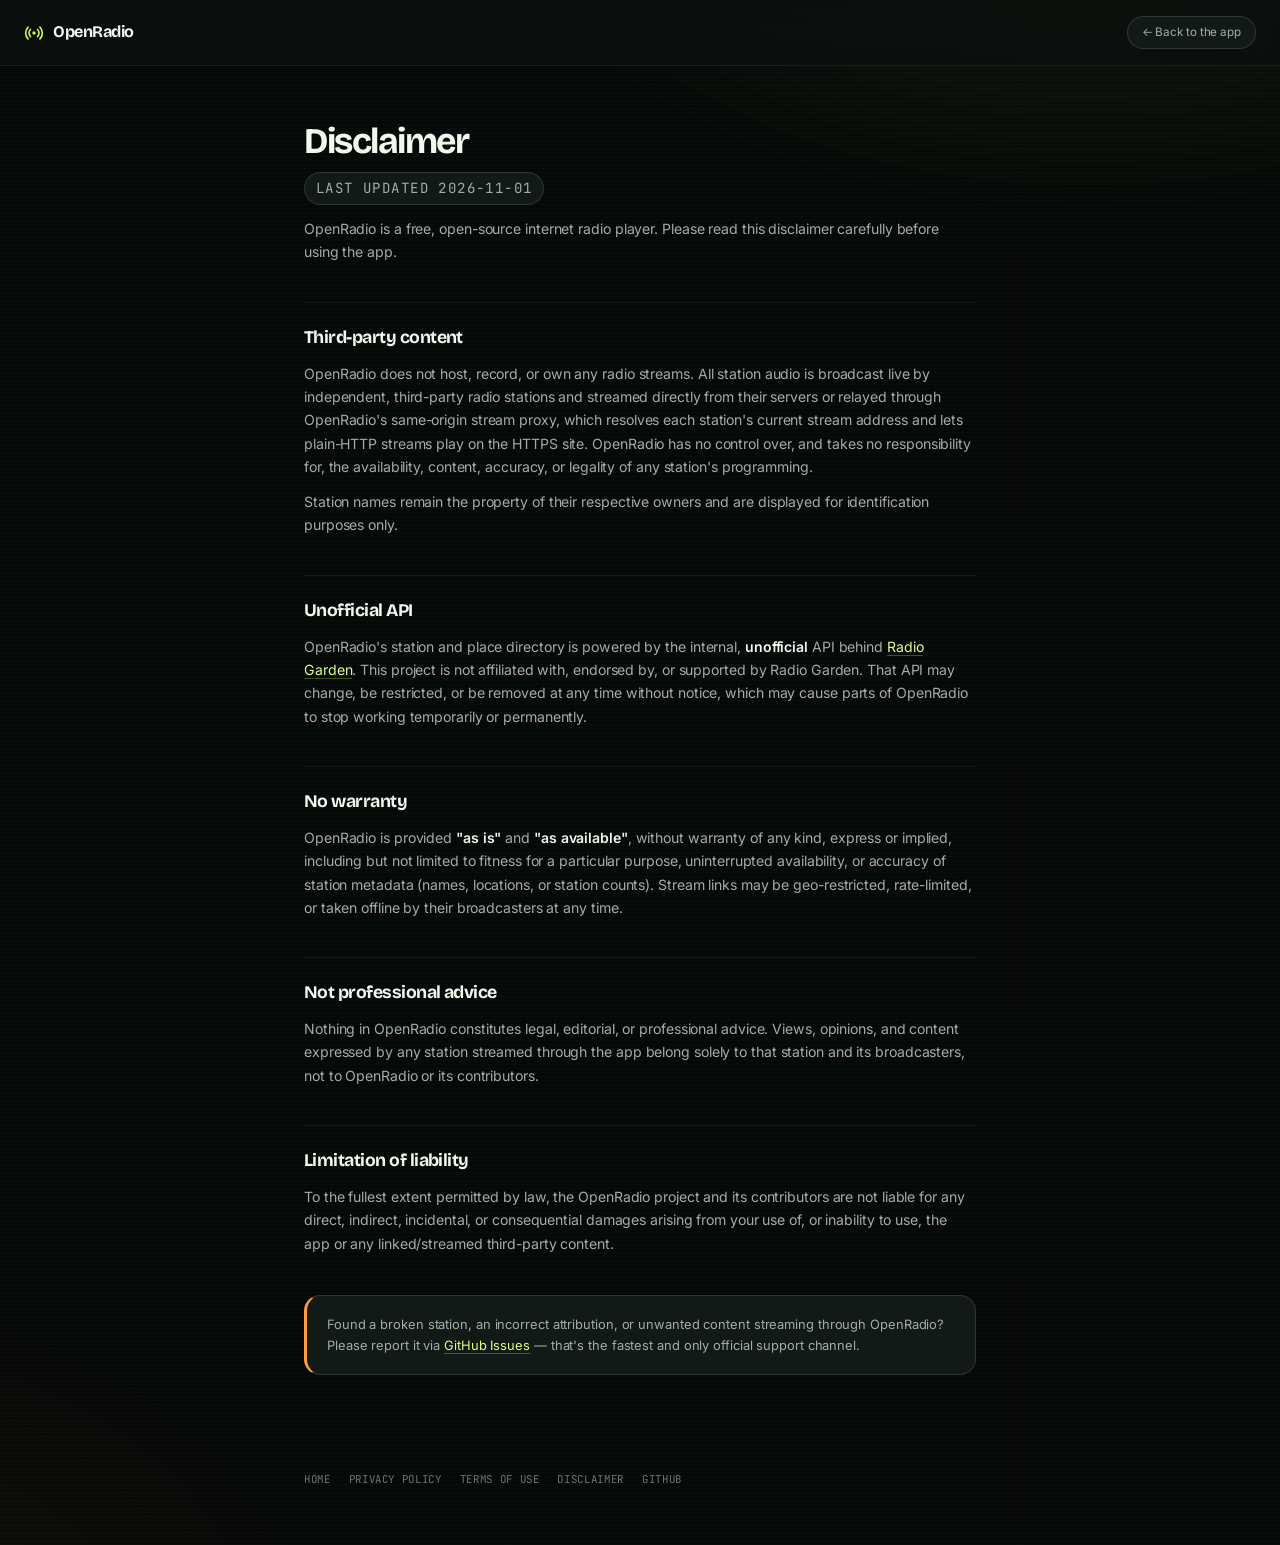
<file: disclaimer.html>
<!DOCTYPE html>
<html lang="en">
<head>
  <meta charset="UTF-8" />
  <meta name="viewport" content="width=device-width, initial-scale=1.0" />
  <title>Disclaimer — OpenRadio</title>
  <meta name="description" content="Disclaimer for OpenRadio, a free internet radio player: unofficial API use, third-party stream content, and no-warranty terms." />
  <link rel="canonical" href="https://openradio.world/disclaimer.html" />
  <meta name="theme-color" content="#070908" />
  <link rel="icon" href="assets/icon.svg" type="image/svg+xml" />
  <link href="https://fonts.googleapis.com/css2?family=Bricolage+Grotesque:opsz,wght@12..96,600;12..96,700&family=Inter:wght@400;500;600;700&family=JetBrains+Mono:wght@400;500;700&display=swap" rel="stylesheet" />
  <link rel="stylesheet" href="legal.css?v=console-1" />
</head>
<body>
  <header class="legal-topbar">
    <a class="brand" href="/">
      <svg width="20" height="20" viewBox="0 0 24 24" fill="none" aria-hidden="true">
        <g stroke="#c8f65a" stroke-width="2" stroke-linecap="round">
          <circle cx="12" cy="12" r="2" fill="#c8f65a" stroke="none"/>
          <path d="M16.24 7.76a6 6 0 0 1 0 8.49"/>
          <path d="M7.76 16.25a6 6 0 0 1 0-8.49"/>
          <path d="M19.07 4.93a10 10 0 0 1 0 14.14"/>
          <path d="M4.93 19.07a10 10 0 0 1 0-14.14"/>
        </g>
      </svg>
      OpenRadio
    </a>
    <a class="back-link" href="/">&larr; Back to the app</a>
  </header>

  <main class="legal-wrap">
    <h1>Disclaimer</h1>
    <p class="legal-updated">Last updated 2026-11-01</p>

    <p>OpenRadio is a free, open-source internet radio player. Please read this
    disclaimer carefully before using the app.</p>

    <h2>Third-party content</h2>
    <p>OpenRadio does not host, record, or own any radio streams. All station
    audio is broadcast live by independent, third-party radio stations and
    streamed directly from their servers or relayed through OpenRadio's
    same-origin stream proxy, which resolves each station's current stream
    address and lets plain-HTTP streams play on the HTTPS site. OpenRadio has
    no control over, and takes no responsibility for, the availability,
    content, accuracy, or legality of any station's programming.</p>
    <p>Station names remain the property of their respective owners and are
    displayed for identification purposes only.</p>

    <h2>Unofficial API</h2>
    <p>OpenRadio's station and place directory is powered by the internal,
    <strong>unofficial</strong> API behind <a href="https://radio.garden/" target="_blank" rel="noopener">Radio Garden</a>.
    This project is not affiliated with, endorsed by, or supported by Radio
    Garden. That API may change, be restricted, or be removed at any time
    without notice, which may cause parts of OpenRadio to stop working
    temporarily or permanently.</p>

    <h2>No warranty</h2>
    <p>OpenRadio is provided <strong>"as is"</strong> and <strong>"as available"</strong>,
    without warranty of any kind, express or implied, including but not
    limited to fitness for a particular purpose, uninterrupted availability,
    or accuracy of station metadata (names, locations, or station counts).
    Stream links may be geo-restricted, rate-limited, or taken
    offline by their broadcasters at any time.</p>

    <h2>Not professional advice</h2>
    <p>Nothing in OpenRadio constitutes legal, editorial, or professional
    advice. Views, opinions, and content expressed by any station streamed
    through the app belong solely to that station and its broadcasters, not
    to OpenRadio or its contributors.</p>

    <h2>Limitation of liability</h2>
    <p>To the fullest extent permitted by law, the OpenRadio project and its
    contributors are not liable for any direct, indirect, incidental, or
    consequential damages arising from your use of, or inability to use, the
    app or any linked/streamed third-party content.</p>

    <div class="legal-note">
      <p>Found a broken station, an incorrect attribution, or unwanted
      content streaming through OpenRadio? Please report it via
      <a href="https://github.com/PierrunoYT/openradio.world/issues" target="_blank" rel="noopener">GitHub Issues</a>
      — that's the fastest and only official support channel.</p>
    </div>
  </main>

  <nav class="legal-footer-nav" aria-label="Legal pages">
    <a href="/">Home</a>
    <a href="/privacy.html">Privacy Policy</a>
    <a href="/terms.html">Terms of Use</a>
    <a href="/disclaimer.html">Disclaimer</a>
    <a href="https://github.com/PierrunoYT/openradio.world" target="_blank" rel="noopener">GitHub</a>
  </nav>
</body>
</html>
</file>
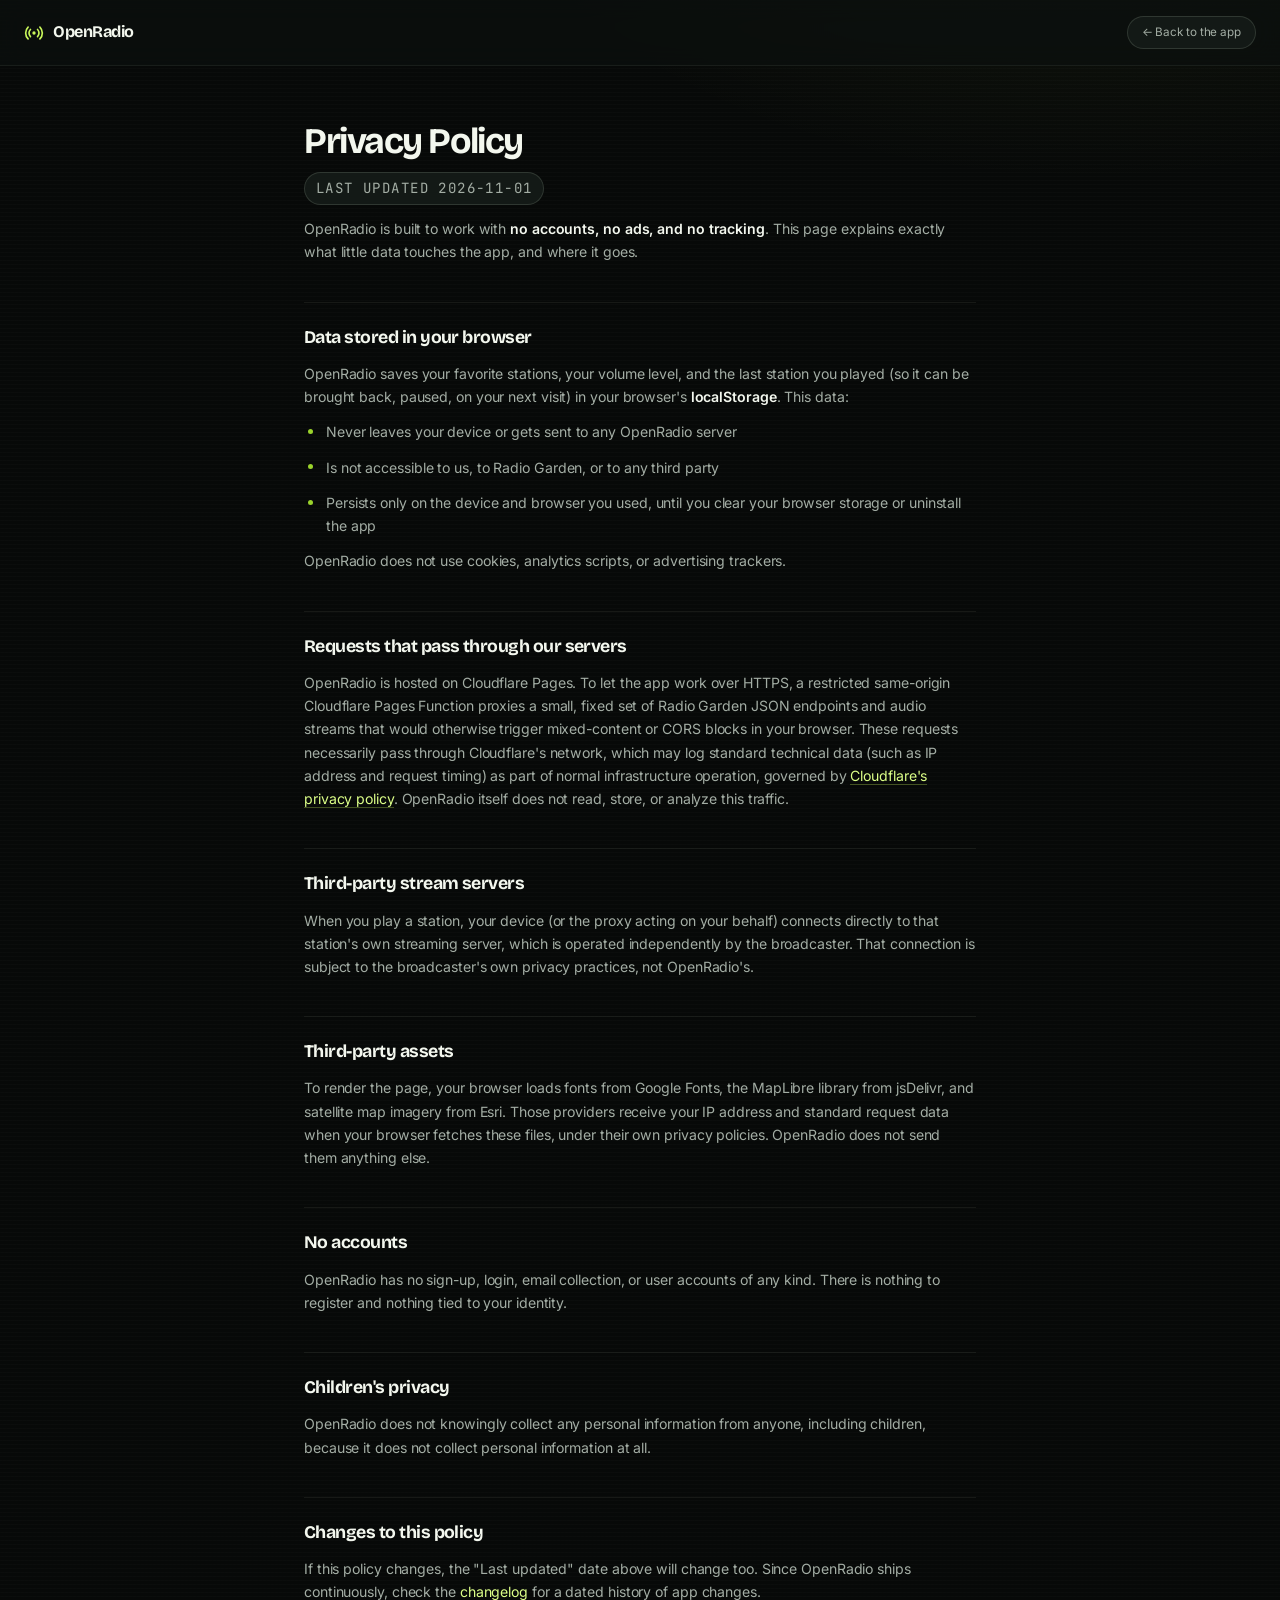
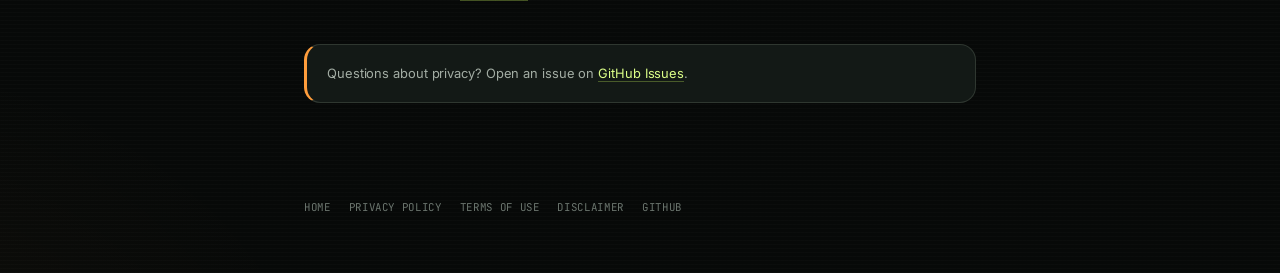
<file: privacy.html>
<!DOCTYPE html>
<html lang="en">
<head>
  <meta charset="UTF-8" />
  <meta name="viewport" content="width=device-width, initial-scale=1.0" />
  <title>Privacy Policy — OpenRadio</title>
  <meta name="description" content="Privacy Policy for OpenRadio: no accounts, no tracking, no ads. Favorites are stored only in your browser's localStorage." />
  <link rel="canonical" href="https://openradio.world/privacy.html" />
  <meta name="theme-color" content="#070908" />
  <link rel="icon" href="assets/icon.svg" type="image/svg+xml" />
  <link href="https://fonts.googleapis.com/css2?family=Bricolage+Grotesque:opsz,wght@12..96,600;12..96,700&family=Inter:wght@400;500;600;700&family=JetBrains+Mono:wght@400;500;700&display=swap" rel="stylesheet" />
  <link rel="stylesheet" href="legal.css?v=console-1" />
</head>
<body>
  <header class="legal-topbar">
    <a class="brand" href="/">
      <svg width="20" height="20" viewBox="0 0 24 24" fill="none" aria-hidden="true">
        <g stroke="#c8f65a" stroke-width="2" stroke-linecap="round">
          <circle cx="12" cy="12" r="2" fill="#c8f65a" stroke="none"/>
          <path d="M16.24 7.76a6 6 0 0 1 0 8.49"/>
          <path d="M7.76 16.25a6 6 0 0 1 0-8.49"/>
          <path d="M19.07 4.93a10 10 0 0 1 0 14.14"/>
          <path d="M4.93 19.07a10 10 0 0 1 0-14.14"/>
        </g>
      </svg>
      OpenRadio
    </a>
    <a class="back-link" href="/">&larr; Back to the app</a>
  </header>

  <main class="legal-wrap">
    <h1>Privacy Policy</h1>
    <p class="legal-updated">Last updated 2026-11-01</p>

    <p>OpenRadio is built to work with <strong>no accounts, no ads, and no
    tracking</strong>. This page explains exactly what little data touches
    the app, and where it goes.</p>

    <h2>Data stored in your browser</h2>
    <p>OpenRadio saves your favorite stations, your volume level, and the last
    station you played (so it can be brought back, paused, on your next visit)
    in your browser's <strong>localStorage</strong>. This data:</p>
    <ul>
      <li>Never leaves your device or gets sent to any OpenRadio server</li>
      <li>Is not accessible to us, to Radio Garden, or to any third party</li>
      <li>Persists only on the device and browser you used, until you clear
      your browser storage or uninstall the app</li>
    </ul>
    <p>OpenRadio does not use cookies, analytics scripts, or advertising
    trackers.</p>

    <h2>Requests that pass through our servers</h2>
    <p>OpenRadio is hosted on Cloudflare Pages. To let the app work over
    HTTPS, a restricted same-origin Cloudflare Pages Function proxies a small,
    fixed set of Radio Garden JSON endpoints and audio streams that would
    otherwise trigger mixed-content or CORS blocks in your browser. These
    requests necessarily pass through Cloudflare's network, which may log
    standard technical data (such as IP address and request timing) as part
    of normal infrastructure operation, governed by
    <a href="https://www.cloudflare.com/privacypolicy/" target="_blank" rel="noopener">Cloudflare's privacy policy</a>.
    OpenRadio itself does not read, store, or analyze this traffic.</p>

    <h2>Third-party stream servers</h2>
    <p>When you play a station, your device (or the proxy acting on your
    behalf) connects directly to that station's own streaming server, which is
    operated independently by the broadcaster. That connection is subject to
    the broadcaster's own privacy practices, not OpenRadio's.</p>

    <h2>Third-party assets</h2>
    <p>To render the page, your browser loads fonts from Google Fonts, the
    MapLibre library from jsDelivr, and satellite map imagery from Esri. Those
    providers receive your IP address and standard request data when your
    browser fetches these files, under their own privacy policies. OpenRadio
    does not send them anything else.</p>

    <h2>No accounts</h2>
    <p>OpenRadio has no sign-up, login, email collection, or user accounts of
    any kind. There is nothing to register and nothing tied to your identity.</p>

    <h2>Children's privacy</h2>
    <p>OpenRadio does not knowingly collect any personal information from
    anyone, including children, because it does not collect personal
    information at all.</p>

    <h2>Changes to this policy</h2>
    <p>If this policy changes, the "Last updated" date above will change too.
    Since OpenRadio ships continuously, check the
    <a href="https://github.com/PierrunoYT/openradio.world/blob/main/CHANGELOG.md" target="_blank" rel="noopener">changelog</a>
    for a dated history of app changes.</p>

    <div class="legal-note">
      <p>Questions about privacy? Open an issue on
      <a href="https://github.com/PierrunoYT/openradio.world/issues" target="_blank" rel="noopener">GitHub Issues</a>.</p>
    </div>
  </main>

  <nav class="legal-footer-nav" aria-label="Legal pages">
    <a href="/">Home</a>
    <a href="/privacy.html">Privacy Policy</a>
    <a href="/terms.html">Terms of Use</a>
    <a href="/disclaimer.html">Disclaimer</a>
    <a href="https://github.com/PierrunoYT/openradio.world" target="_blank" rel="noopener">GitHub</a>
  </nav>
</body>
</html>
</file>
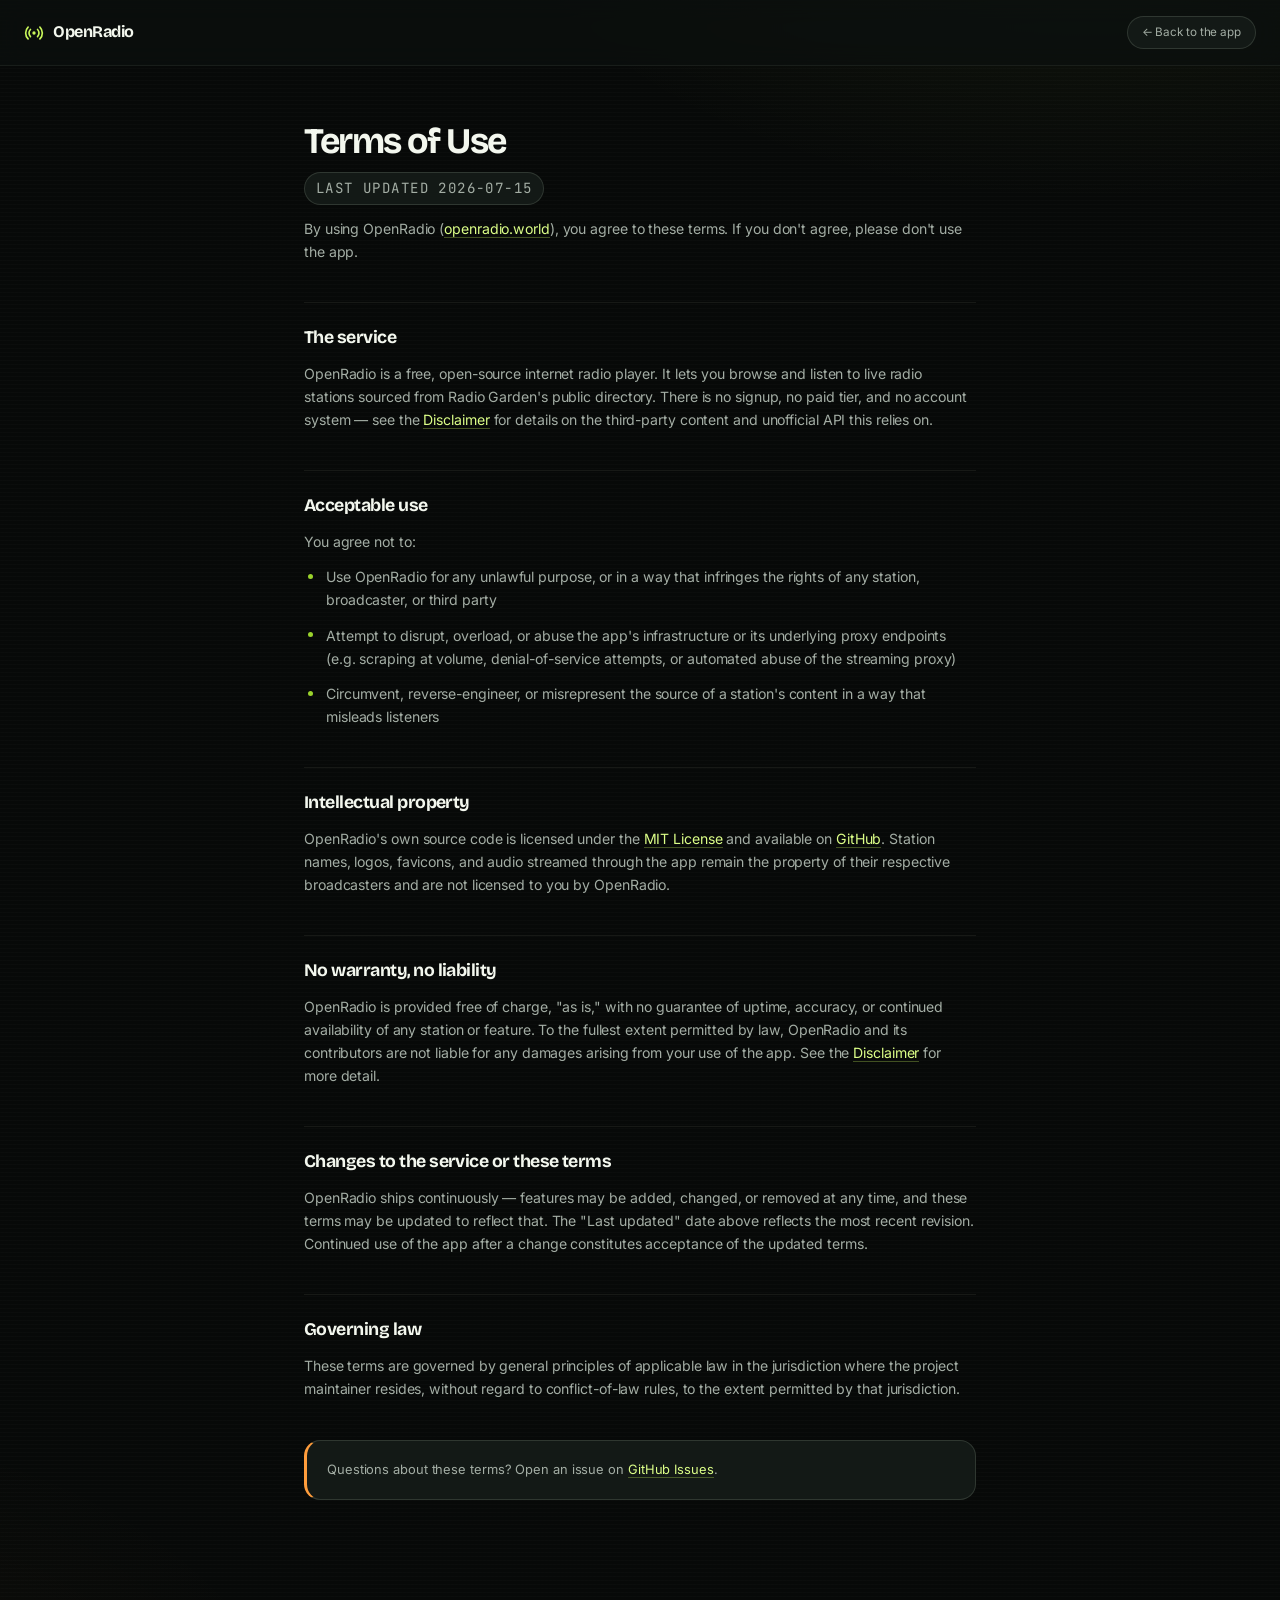
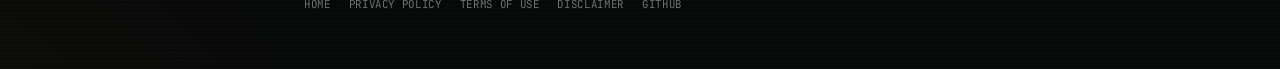
<file: terms.html>
<!DOCTYPE html>
<html lang="en">
<head>
  <meta charset="UTF-8" />
  <meta name="viewport" content="width=device-width, initial-scale=1.0" />
  <title>Terms of Use — OpenRadio</title>
  <meta name="description" content="Terms of Use for OpenRadio, a free and open-source internet radio player." />
  <link rel="canonical" href="https://openradio.world/terms.html" />
  <meta name="theme-color" content="#070908" />
  <link rel="icon" href="assets/icon.svg" type="image/svg+xml" />
  <link href="https://fonts.googleapis.com/css2?family=Bricolage+Grotesque:opsz,wght@12..96,600;12..96,700&family=Inter:wght@400;500;600;700&family=JetBrains+Mono:wght@400;500;700&display=swap" rel="stylesheet" />
  <link rel="stylesheet" href="legal.css?v=console-1" />
</head>
<body>
  <header class="legal-topbar">
    <a class="brand" href="/">
      <svg width="20" height="20" viewBox="0 0 24 24" fill="none" aria-hidden="true">
        <g stroke="#c8f65a" stroke-width="2" stroke-linecap="round">
          <circle cx="12" cy="12" r="2" fill="#c8f65a" stroke="none"/>
          <path d="M16.24 7.76a6 6 0 0 1 0 8.49"/>
          <path d="M7.76 16.25a6 6 0 0 1 0-8.49"/>
          <path d="M19.07 4.93a10 10 0 0 1 0 14.14"/>
          <path d="M4.93 19.07a10 10 0 0 1 0-14.14"/>
        </g>
      </svg>
      OpenRadio
    </a>
    <a class="back-link" href="/">&larr; Back to the app</a>
  </header>

  <main class="legal-wrap">
    <h1>Terms of Use</h1>
    <p class="legal-updated">Last updated 2026-07-15</p>

    <p>By using OpenRadio (<a href="https://openradio.world/" target="_blank" rel="noopener">openradio.world</a>),
    you agree to these terms. If you don't agree, please don't use the app.</p>

    <h2>The service</h2>
    <p>OpenRadio is a free, open-source internet radio player. It lets you
    browse and listen to live radio stations sourced from Radio Garden's
    public directory. There is no signup, no paid tier, and no account
    system — see the <a href="/disclaimer.html">Disclaimer</a> for details on
    the third-party content and unofficial API this relies on.</p>

    <h2>Acceptable use</h2>
    <p>You agree not to:</p>
    <ul>
      <li>Use OpenRadio for any unlawful purpose, or in a way that infringes
      the rights of any station, broadcaster, or third party</li>
      <li>Attempt to disrupt, overload, or abuse the app's infrastructure or
      its underlying proxy endpoints (e.g. scraping at volume, denial-of-service
      attempts, or automated abuse of the streaming proxy)</li>
      <li>Circumvent, reverse-engineer, or misrepresent the source of a
      station's content in a way that misleads listeners</li>
    </ul>

    <h2>Intellectual property</h2>
    <p>OpenRadio's own source code is licensed under the
    <a href="https://github.com/PierrunoYT/openradio.world/blob/main/LICENSE" target="_blank" rel="noopener">MIT License</a>
    and available on
    <a href="https://github.com/PierrunoYT/openradio.world" target="_blank" rel="noopener">GitHub</a>.
    Station names, logos, favicons, and audio streamed through the app remain
    the property of their respective broadcasters and are not licensed to you
    by OpenRadio.</p>

    <h2>No warranty, no liability</h2>
    <p>OpenRadio is provided free of charge, "as is," with no guarantee of
    uptime, accuracy, or continued availability of any station or feature. To
    the fullest extent permitted by law, OpenRadio and its contributors are
    not liable for any damages arising from your use of the app. See the
    <a href="/disclaimer.html">Disclaimer</a> for more detail.</p>

    <h2>Changes to the service or these terms</h2>
    <p>OpenRadio ships continuously — features may be added, changed, or
    removed at any time, and these terms may be updated to reflect that. The
    "Last updated" date above reflects the most recent revision. Continued use
    of the app after a change constitutes acceptance of the updated terms.</p>

    <h2>Governing law</h2>
    <p>These terms are governed by general principles of applicable law in
    the jurisdiction where the project maintainer resides, without regard to
    conflict-of-law rules, to the extent permitted by that jurisdiction.</p>

    <div class="legal-note">
      <p>Questions about these terms? Open an issue on
      <a href="https://github.com/PierrunoYT/openradio.world/issues" target="_blank" rel="noopener">GitHub Issues</a>.</p>
    </div>
  </main>

  <nav class="legal-footer-nav" aria-label="Legal pages">
    <a href="/">Home</a>
    <a href="/privacy.html">Privacy Policy</a>
    <a href="/terms.html">Terms of Use</a>
    <a href="/disclaimer.html">Disclaimer</a>
    <a href="https://github.com/PierrunoYT/openradio.world" target="_blank" rel="noopener">GitHub</a>
  </nav>
</body>
</html>
</file>
<file: legal.css>
/* ============================================================
   OpenRadio — legal page styles
   Shares the "Atlas" tokens with style.css, but these documents
   scroll normally instead of living over the app's globe canvas.
   ============================================================ */

:root {
  --ink-900: #070908;
  --ink-800: #0c100e;
  --ink-700: #131916;
  --ink-600: #1a221e;
  --ink-500: #232d28;

  --text-hi: #f3f7ee;
  --text-mid: #a3ada4;
  --text-low: #6b756e;

  --lime: #c8f65a;
  --lime-hi: #dcff88;
  --lime-deep: #9ad32c;
  --lime-soft: rgba(200, 246, 90, 0.12);

  --tally: #ff9d3c;

  --line: rgba(219, 236, 210, 0.07);
  --line-2: rgba(219, 236, 210, 0.14);
  --line-3: rgba(219, 236, 210, 0.24);

  --radius-sm: 12px;
  --radius-md: 16px;
  --radius-pill: 999px;

  --font-display: 'Bricolage Grotesque', 'Space Grotesk', 'Inter', sans-serif;
  --font-ui: 'Inter', -apple-system, BlinkMacSystemFont, 'Segoe UI', Roboto, sans-serif;
  --font-mono: 'JetBrains Mono', ui-monospace, SFMono-Regular, Menlo, monospace;

  --transition: 0.18s cubic-bezier(0.2, 0.7, 0.3, 1);
}

*, *::before, *::after {
  box-sizing: border-box;
  margin: 0;
  padding: 0;
}

html {
  font-size: 15px;
  -webkit-font-smoothing: antialiased;
  -moz-osx-font-smoothing: grayscale;
}

body {
  font-family: var(--font-ui);
  color: var(--text-hi);
  background-color: var(--ink-900);
  background-image:
    radial-gradient(1000px 600px at 85% -10%, rgba(200, 246, 90, 0.07), transparent 62%),
    radial-gradient(900px 700px at -15% 110%, rgba(255, 157, 60, 0.045), transparent 60%),
    repeating-linear-gradient(
      to bottom,
      rgba(255, 255, 255, 0.014) 0 1px,
      transparent 1px 4px
    );
  min-height: 100vh;
  line-height: 1.65;
  letter-spacing: -0.006em;
}

::selection {
  background: rgba(200, 246, 90, 0.28);
  color: var(--text-hi);
}

:focus-visible {
  outline: 2px solid var(--lime);
  outline-offset: 2px;
  border-radius: 6px;
}

/* ===== Top bar ===== */
.legal-topbar {
  position: sticky;
  top: 0;
  z-index: 5;
  display: flex;
  align-items: center;
  gap: 10px;
  padding: 16px 24px;
  border-bottom: 1px solid var(--line);
  background: rgba(12, 16, 14, 0.72);
  backdrop-filter: blur(12px);
  -webkit-backdrop-filter: blur(12px);
}

.legal-topbar a.brand {
  display: flex;
  align-items: center;
  gap: 9px;
  color: var(--text-hi);
  text-decoration: none;
  font-family: var(--font-display);
  font-weight: 700;
  font-size: 1.08rem;
  letter-spacing: -0.03em;
}

.legal-topbar a.brand svg {
  flex-shrink: 0;
}

.legal-topbar .back-link {
  margin-left: auto;
  padding: 6px 14px;
  border: 1px solid var(--line-2);
  border-radius: var(--radius-pill);
  background: var(--ink-700);
  color: var(--text-mid);
  text-decoration: none;
  font-size: 0.78rem;
  transition: color var(--transition), border-color var(--transition), background var(--transition);
}

.legal-topbar .back-link:hover {
  border-color: rgba(200, 246, 90, 0.28);
  background: var(--lime-soft);
  color: var(--lime-hi);
}

/* ===== Document ===== */
.legal-wrap {
  max-width: 720px;
  margin: 0 auto;
  padding: 56px 24px 96px;
}

.legal-wrap h1 {
  font-family: var(--font-display);
  font-size: clamp(1.9rem, 4vw, 2.4rem);
  font-weight: 700;
  line-height: 1.1;
  letter-spacing: -0.04em;
  margin-bottom: 10px;
}

.legal-updated {
  display: inline-block;
  margin-bottom: 36px;
  padding: 4px 11px;
  border: 1px solid var(--line-2);
  border-radius: var(--radius-pill);
  background: var(--ink-700);
  color: var(--text-low);
  font-family: var(--font-mono);
  font-size: 0.66rem;
  letter-spacing: 0.1em;
  text-transform: uppercase;
}

.legal-wrap h2 {
  font-family: var(--font-display);
  font-size: 1.18rem;
  font-weight: 700;
  letter-spacing: -0.03em;
  color: var(--text-hi);
  margin: 38px 0 10px;
  padding-top: 20px;
  border-top: 1px solid var(--line);
}

.legal-wrap p,
.legal-wrap li {
  color: var(--text-mid);
  font-size: 0.94rem;
  margin-bottom: 12px;
}

.legal-wrap ul {
  padding-left: 18px;
  margin-bottom: 12px;
  list-style: none;
}

.legal-wrap li {
  position: relative;
  padding-left: 4px;
}

.legal-wrap li::before {
  content: '';
  position: absolute;
  left: -14px;
  top: 0.62em;
  width: 5px;
  height: 5px;
  border-radius: 50%;
  background: var(--lime-deep);
}

.legal-wrap a {
  color: var(--lime-hi);
  text-decoration: none;
  border-bottom: 1px solid rgba(200, 246, 90, 0.3);
  transition: border-color var(--transition), color var(--transition);
}

.legal-wrap a:hover {
  color: var(--lime);
  border-bottom-color: var(--lime);
}

.legal-wrap strong {
  color: var(--text-hi);
  font-weight: 600;
}

.legal-note {
  margin-top: 40px;
  padding: 18px 20px;
  background: var(--ink-700);
  border: 1px solid var(--line-2);
  border-left: 3px solid var(--tally);
  border-radius: var(--radius-md);
}

.legal-note p {
  margin-bottom: 0;
  font-size: 0.86rem;
}

/* ===== Footer nav ===== */
.legal-footer-nav {
  max-width: 720px;
  margin: 0 auto;
  padding: 0 24px 56px;
  display: flex;
  flex-wrap: wrap;
  gap: 8px 18px;
  font-family: var(--font-mono);
  font-size: 0.72rem;
  letter-spacing: 0.06em;
  text-transform: uppercase;
}

.legal-footer-nav a {
  color: var(--text-low);
  text-decoration: none;
  transition: color var(--transition);
}

.legal-footer-nav a:hover {
  color: var(--lime-hi);
}

@media (max-width: 600px) {
  html {
    font-size: 14px;
  }

  .legal-wrap {
    padding: 36px 20px 72px;
  }
}
</file>
